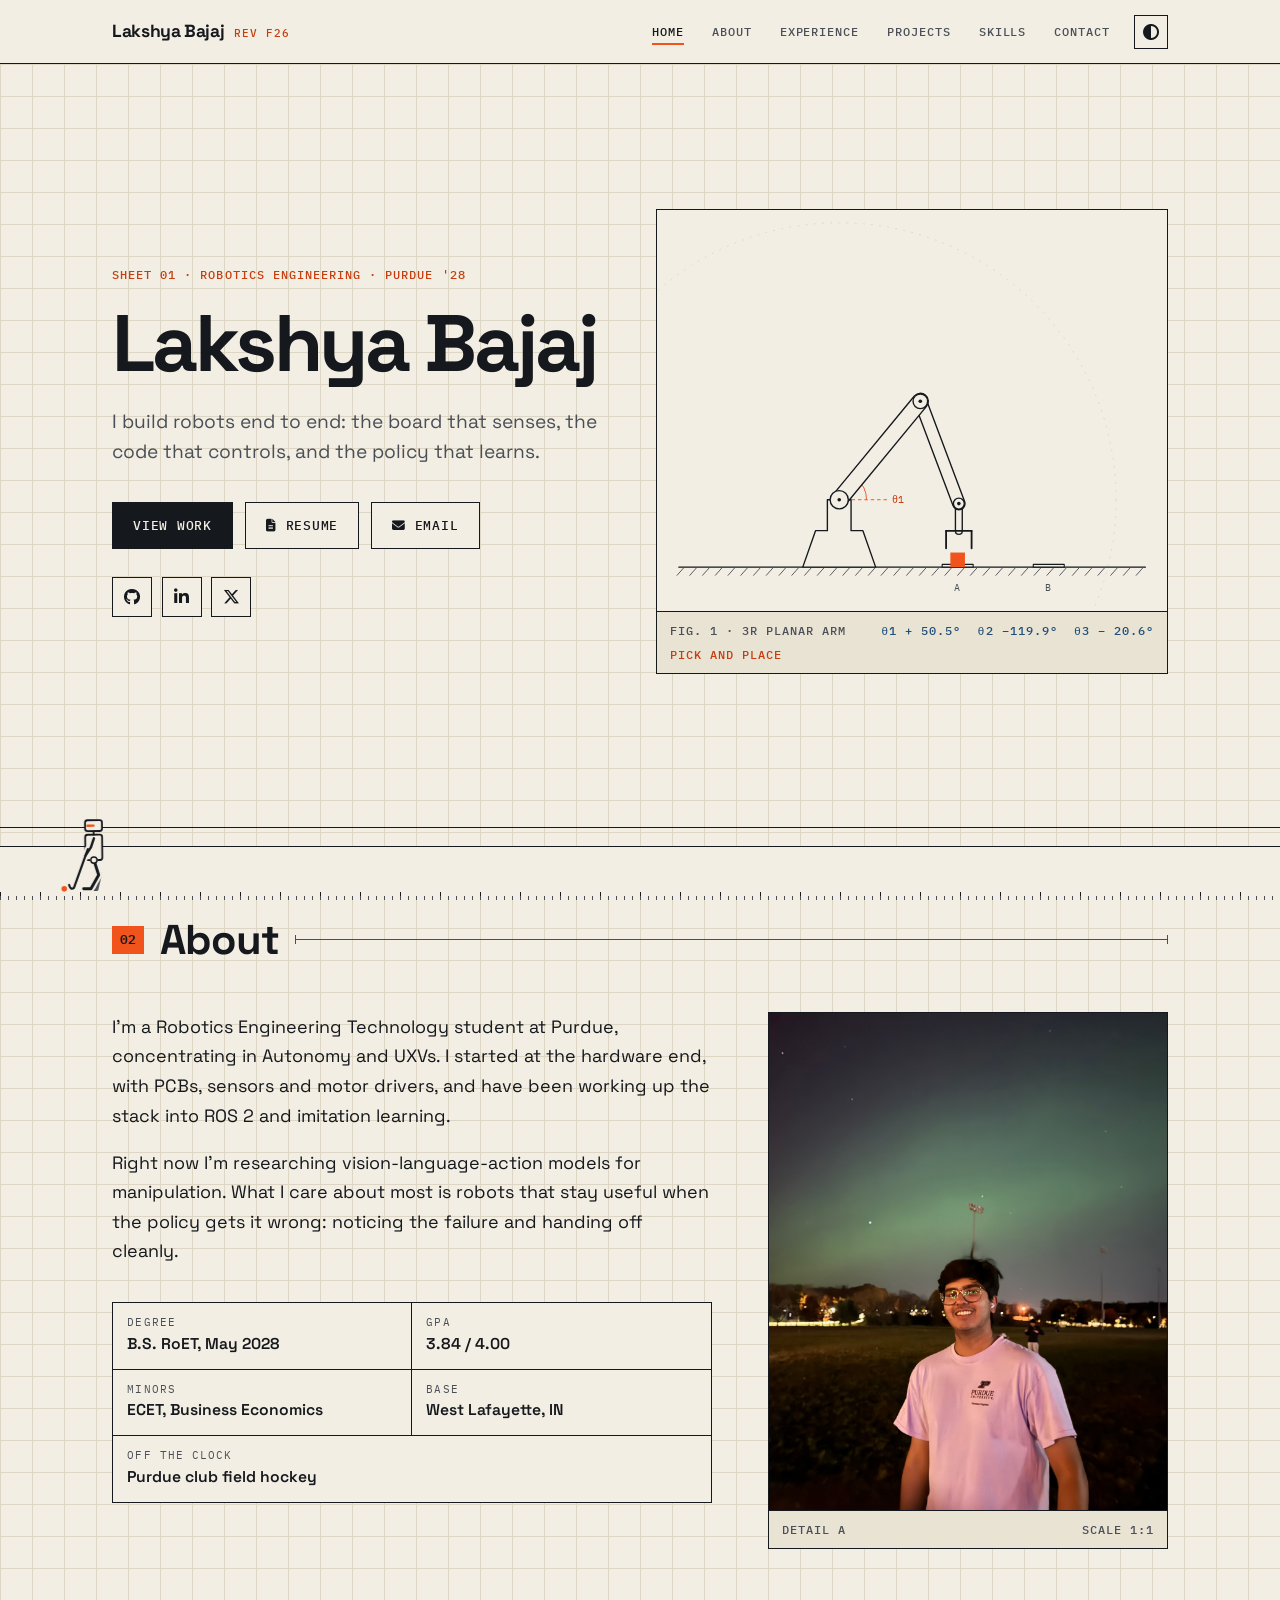
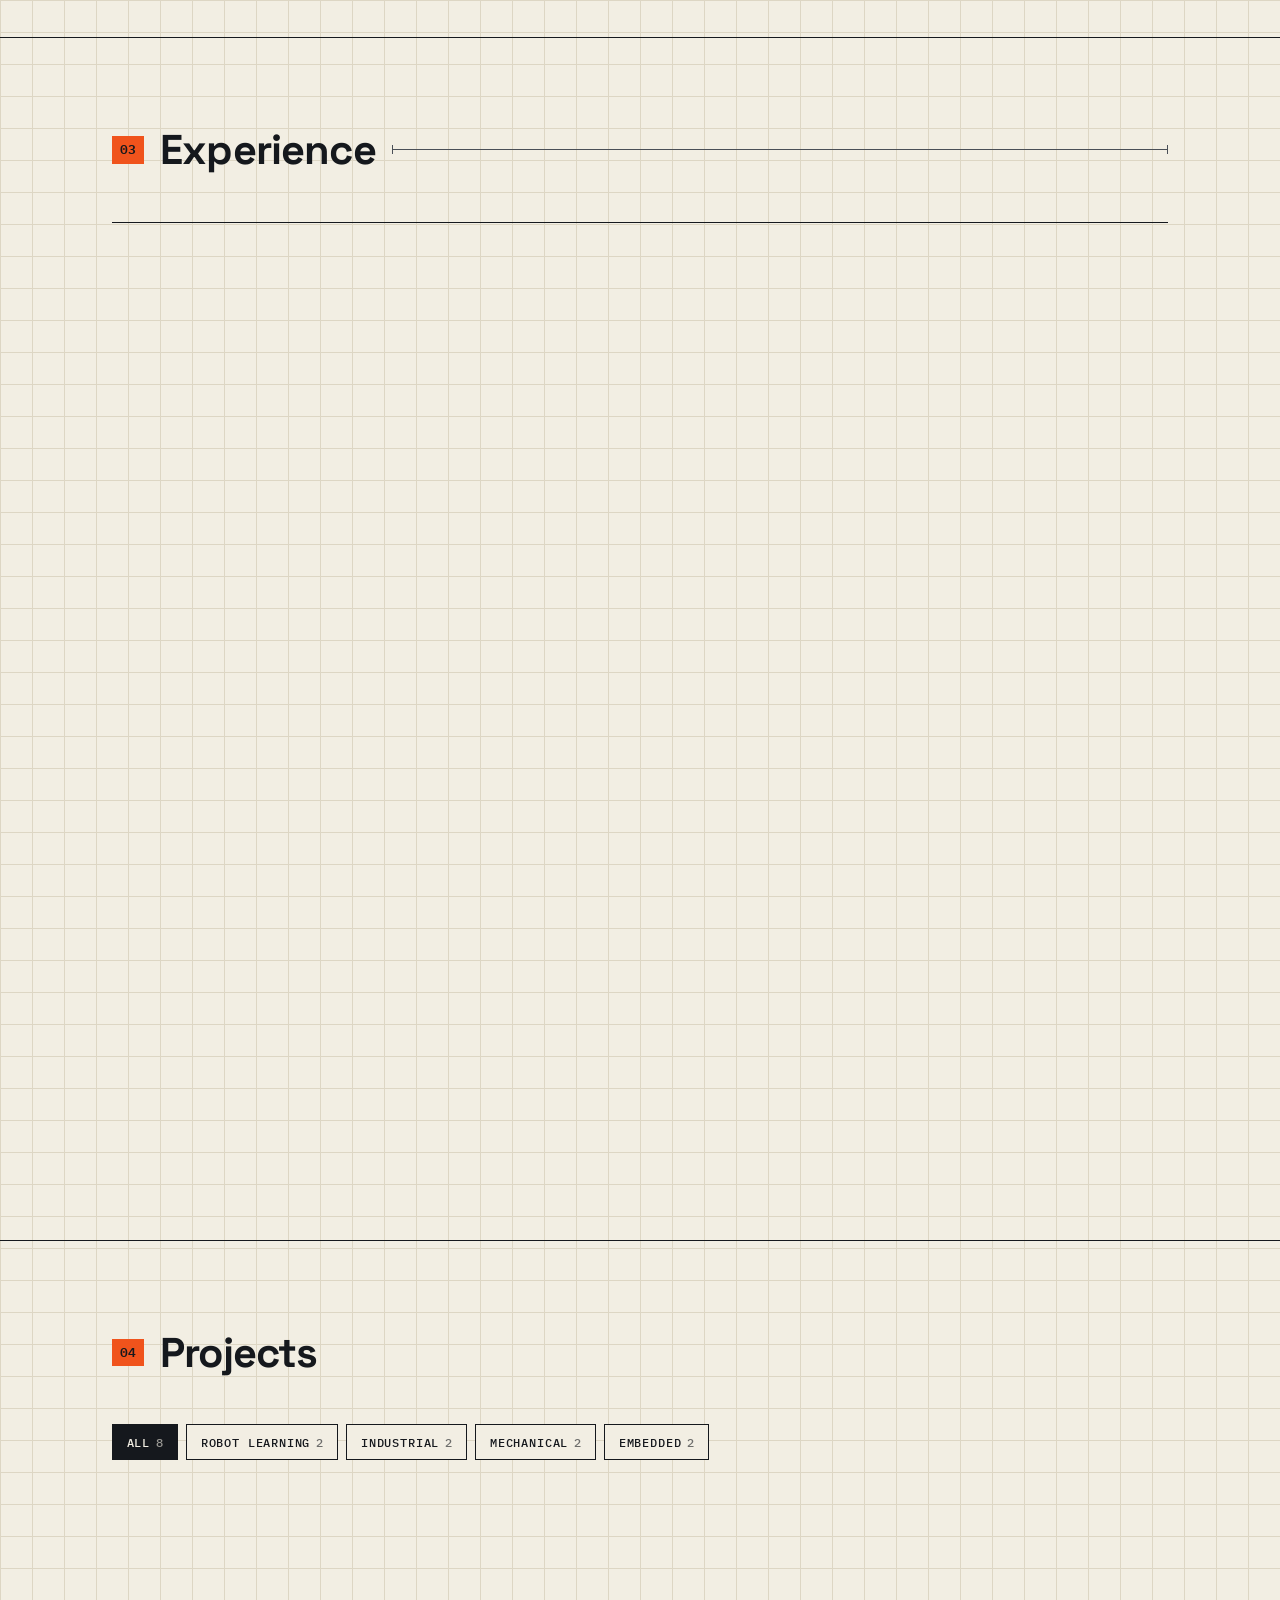
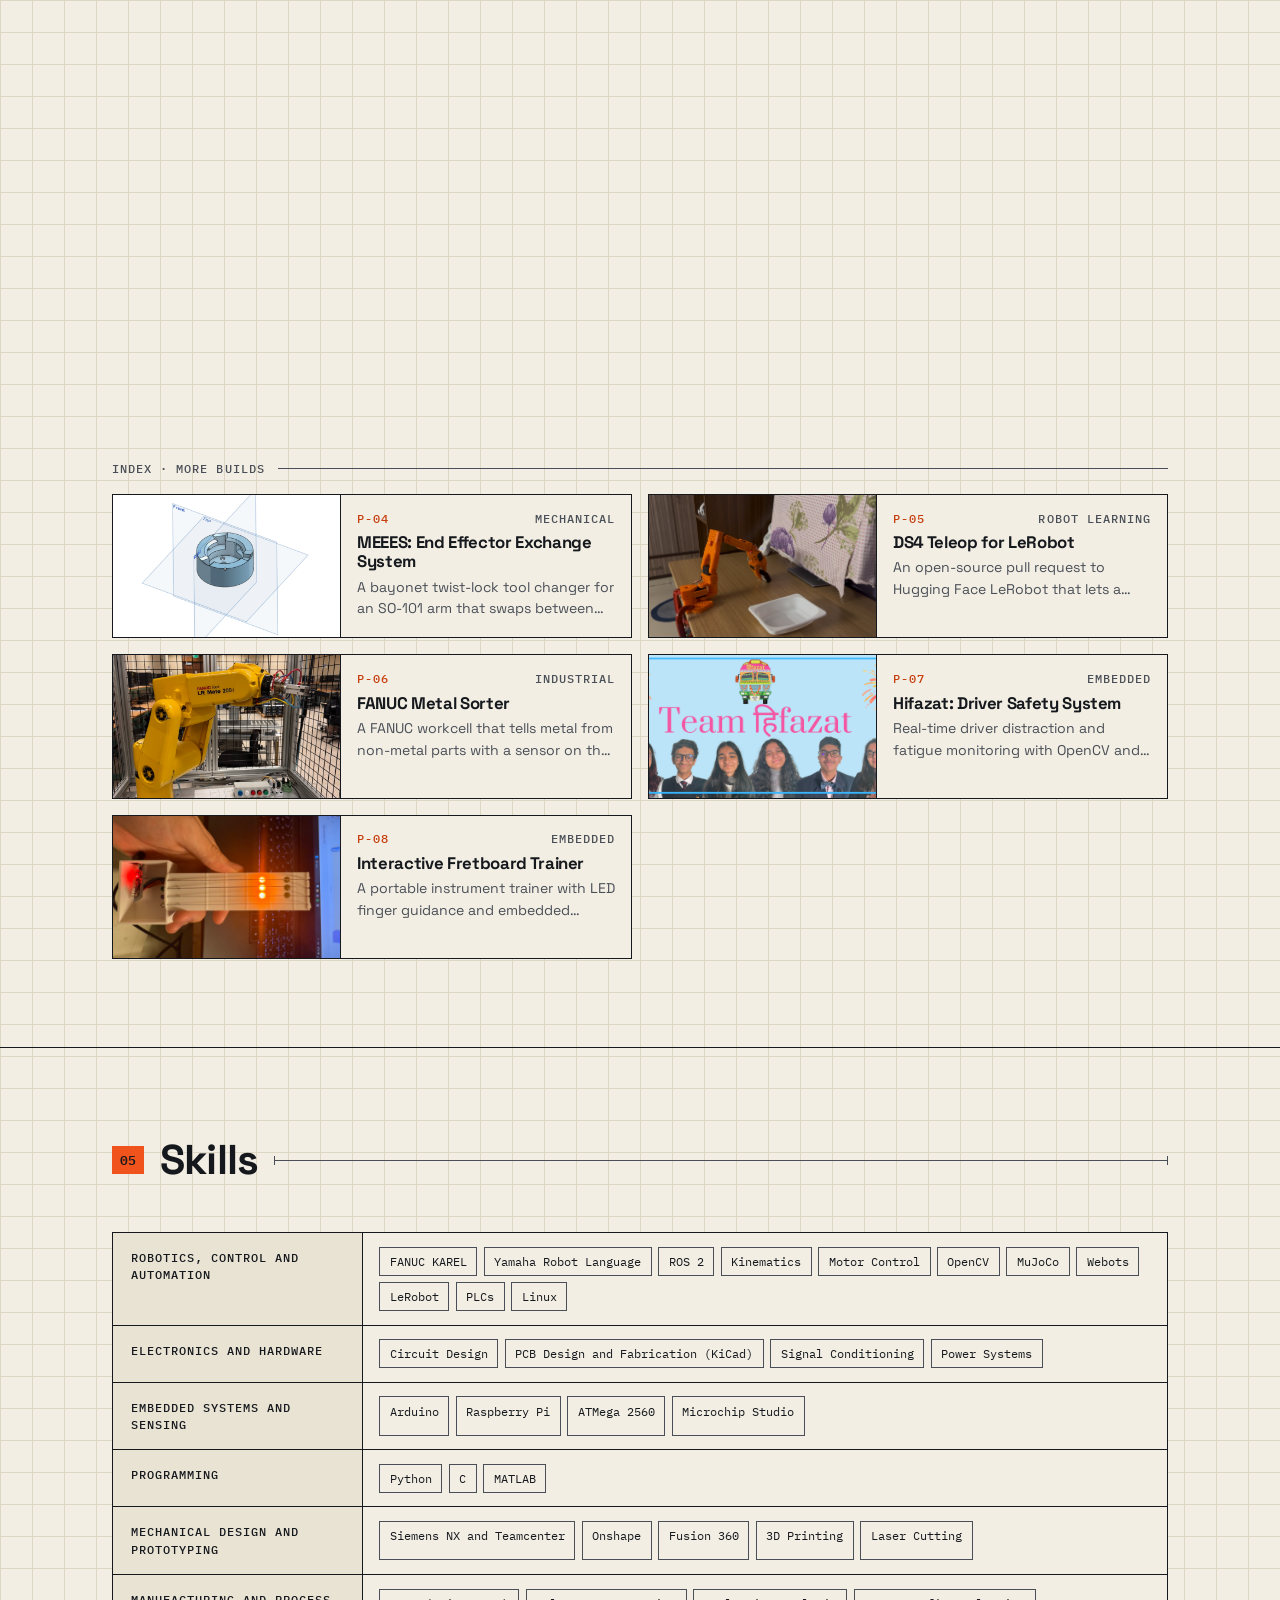
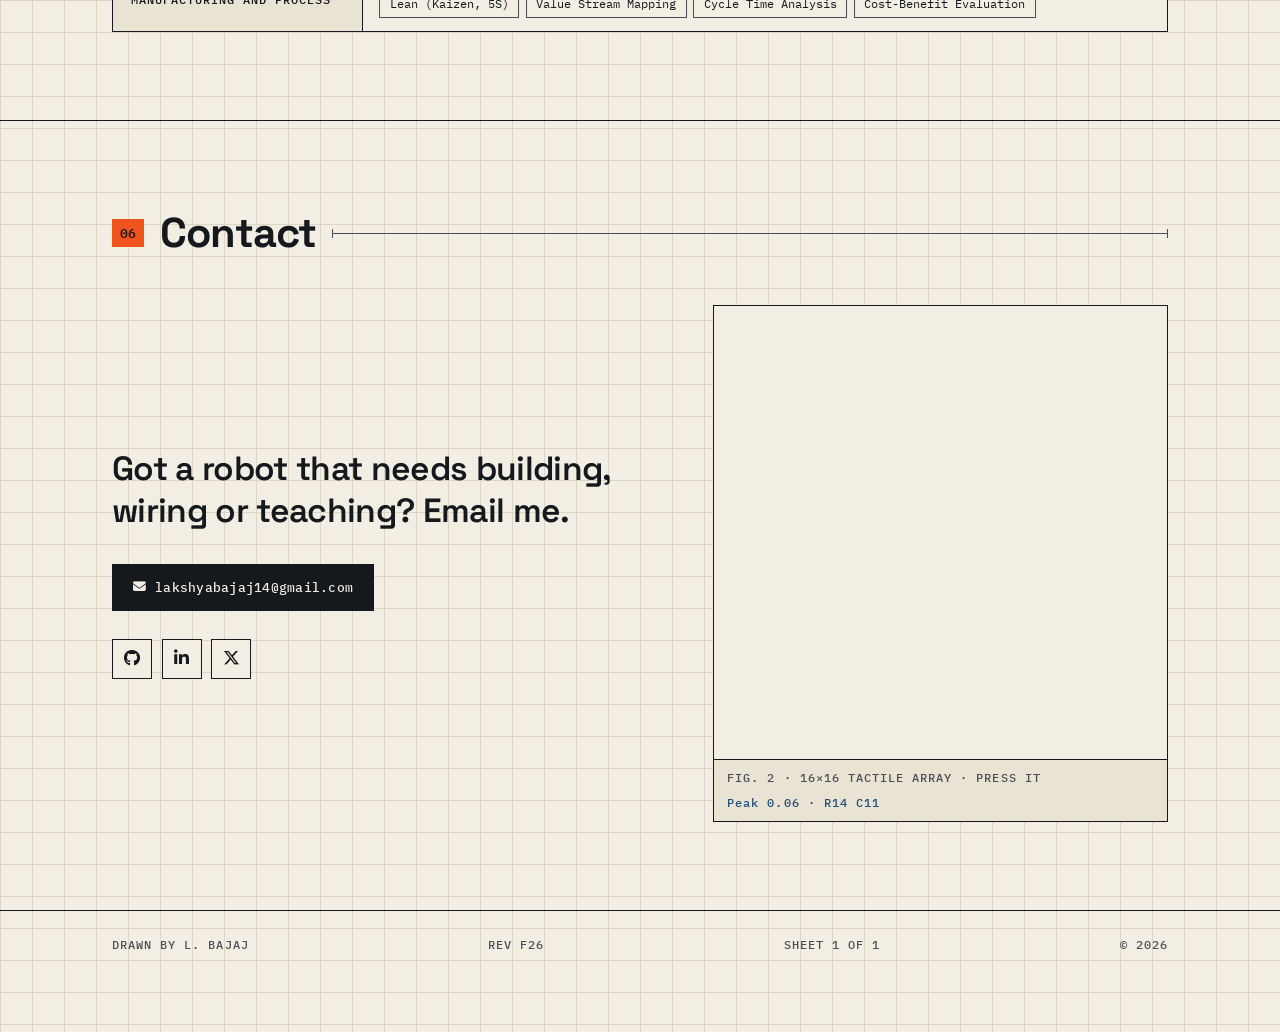
<file: index.html>
<!DOCTYPE html>
<html lang="en" data-theme="light">

<head>
    <meta charset="UTF-8">
    <meta name="viewport" content="width=device-width, initial-scale=1.0">
    <!-- Emoji icon where the browser can draw it; image fallback (Noto Emoji, Apache 2.0) for Safari -->
    <link rel="icon" href="/favicon.ico" sizes="48x48">
    <link rel="icon" href="/favicon.svg" type="image/svg+xml">
    <link rel="apple-touch-icon" href="/apple-touch-icon.png">
    <title>Lakshya Bajaj | Robotics Engineer</title>
    <meta name="description" content="Lakshya Bajaj builds robots end to end: the board that senses, the code that controls, and the policy that learns. Robotics Engineering Technology at Purdue.">
    <meta name="theme-color" content="#F2EEE3">

    <!-- Open Graph / LinkedIn / Facebook -->
    <meta property="og:type" content="website">
    <meta property="og:url" content="https://lakshyabajaj14.github.io/">
    <meta property="og:title" content="Lakshya Bajaj | Robotics Engineer">
    <meta property="og:description" content="I build robots end to end: the board that senses, the code that controls, and the policy that learns.">
    <meta property="og:image" content="https://lakshyabajaj14.github.io/assets/hero_image/preview.jpg">
    <meta property="og:image:type" content="image/jpeg">
    <meta property="og:image:width" content="465">
    <meta property="og:image:height" content="600">

    <!-- Twitter / X -->
    <meta property="twitter:card" content="summary_large_image">
    <meta property="twitter:url" content="https://lakshyabajaj14.github.io/">
    <meta property="twitter:title" content="Lakshya Bajaj | Robotics Engineer">
    <meta property="twitter:description" content="I build robots end to end: the board that senses, the code that controls, and the policy that learns.">
    <meta property="twitter:image" content="https://lakshyabajaj14.github.io/assets/hero_image/preview.jpg">

    <!-- Set theme before first paint -->
    <script>
        (function () {
            var root = document.documentElement;
            root.classList.add('js');
            try {
                var saved = localStorage.getItem('theme');
                if (saved === 'dark' || saved === 'light') root.setAttribute('data-theme', saved);
            } catch (e) { /* storage unavailable: keep default */ }
        })();
    </script>

    <link rel="preconnect" href="https://fonts.googleapis.com">
    <link rel="preconnect" href="https://fonts.gstatic.com" crossorigin>
    <link href="https://fonts.googleapis.com/css2?family=IBM+Plex+Mono:wght@400;500;600&family=Space+Grotesk:wght@400;500;600;700&display=swap" rel="stylesheet">
    <link rel="stylesheet" href="https://cdnjs.cloudflare.com/ajax/libs/font-awesome/6.5.1/css/all.min.css">
    <link rel="stylesheet" href="style.css">
</head>

<body>
    <header class="header">
        <div class="container">
            <a href="#home" class="logo">Lakshya Bajaj <span class="logo-rev">REV F26</span></a>
            <nav class="nav" aria-label="Main">
                <ul class="nav-list">
                    <li><a href="#home" class="nav-link active">Home</a></li>
                    <li><a href="#about" class="nav-link">About</a></li>
                    <li><a href="#experience" class="nav-link">Experience</a></li>
                    <li><a href="#projects" class="nav-link">Projects</a></li>
                    <li><a href="#skills" class="nav-link">Skills</a></li>
                    <li><a href="#contact" class="nav-link">Contact</a></li>
                </ul>
                <button class="theme-toggle" id="theme-toggle" type="button" aria-label="Switch between paper and blueprint theme" title="Paper / blueprint">
                    <i class="fas fa-circle-half-stroke" aria-hidden="true"></i>
                </button>
                <button class="hamburger" type="button" aria-label="Open menu" aria-expanded="false">
                    <span class="bar"></span>
                    <span class="bar"></span>
                    <span class="bar"></span>
                </button>
            </nav>
        </div>
    </header>

    <main>
        <!-- 01 HERO -->
        <section id="home" class="hero">
            <div class="container hero-grid">
                <div class="hero-content">
                    <p class="label hero-label">Sheet 01 · Robotics Engineering · Purdue '28</p>
                    <h1 class="hero-name">Lakshya Bajaj</h1>
                    <p class="hero-line">
                        I build robots end to end: the board that senses, the code that controls, and the policy that learns.
                    </p>
                    <div class="hero-buttons">
                        <a href="#projects" class="btn btn-primary">View work</a>
                        <a href="./LakshyaBajaj_Resume.pdf" class="btn" id="hero-resume-btn" target="_blank" rel="noopener">
                            <i class="fas fa-file-lines" aria-hidden="true"></i> Resume
                        </a>
                        <a href="mailto:lakshyabajaj14@gmail.com" class="btn">
                            <i class="fas fa-envelope" aria-hidden="true"></i> Email
                        </a>
                    </div>
                    <div class="socials">
                        <a href="https://github.com/lakshyabajaj14" target="_blank" rel="noopener" aria-label="GitHub"><i class="fab fa-github" aria-hidden="true"></i></a>
                        <a href="https://www.linkedin.com/in/lakshyabajaj/" target="_blank" rel="noopener" aria-label="LinkedIn"><i class="fab fa-linkedin-in" aria-hidden="true"></i></a>
                        <a href="https://x.com/TheLakshyaBajaj" target="_blank" rel="noopener" aria-label="X"><i class="fab fa-x-twitter" aria-hidden="true"></i></a>
                    </div>
                </div>

                <figure class="figure-frame hero-arm">
                    <svg id="arm-svg" viewBox="0 0 560 440" role="img" aria-label="Line drawing of a three-joint robot arm that follows your cursor and moves a block between two pads"></svg>
                    <figcaption class="frame-strip">
                        <span class="label">Fig. 1 · 3R planar arm</span>
                        <span class="label readout" id="arm-readout" aria-hidden="true">θ1 --.-°  θ2 --.-°  θ3 --.-°</span>
                        <span class="label frame-mode" id="arm-mode" aria-hidden="true">Pick and place</span>
                    </figcaption>
                </figure>
            </div>
        </section>

        <!-- 02 ABOUT -->
        <section id="about" class="section">
            <div class="container">
                <header class="section-head">
                    <span class="section-no">02</span>
                    <h2 class="section-title">About</h2>
                    <span class="dim" aria-hidden="true"></span>
                </header>
                <div class="about-grid">
                    <div class="about-text reveal">
                        <p>
                            I'm a Robotics Engineering Technology student at Purdue, concentrating in Autonomy and UXVs. I started at the hardware end, with PCBs, sensors and motor drivers, and have been working up the stack into ROS 2 and imitation learning.
                        </p>
                        <p>
                            Right now I'm researching vision-language-action models for manipulation. What I care about most is robots that stay useful when the policy gets it wrong: noticing the failure and handing off cleanly.
                        </p>
                        <dl class="title-block">
                            <div><dt>Degree</dt><dd>B.S. RoET, May 2028</dd></div>
                            <div><dt>GPA</dt><dd>3.84 / 4.00</dd></div>
                            <div><dt>Minors</dt><dd>ECET, Business Economics</dd></div>
                            <div><dt>Base</dt><dd>West Lafayette, IN</dd></div>
                            <div class="wide"><dt>Off the clock</dt><dd>Purdue club field hockey</dd></div>
                        </dl>
                    </div>
                    <figure class="figure-frame about-photo reveal">
                        <img src="./assets/hero_image/IMG_2640.jpeg" alt="Lakshya Bajaj" loading="lazy">
                        <figcaption class="frame-strip">
                            <span class="label">Detail A</span>
                            <span class="label">Scale 1:1</span>
                        </figcaption>
                    </figure>
                </div>
            </div>
        </section>

        <!-- 03 EXPERIENCE -->
        <section id="experience" class="section">
            <div class="container">
                <header class="section-head">
                    <span class="section-no">03</span>
                    <h2 class="section-title">Experience</h2>
                    <span class="dim" aria-hidden="true"></span>
                </header>
                <ol class="exp-list">
                    <li class="exp-row reveal">
                        <div class="exp-meta">
                            <span class="label">Sep 2026 – Present</span>
                            <span class="label exp-live">Current</span>
                        </div>
                        <div class="exp-body">
                            <h3>Undergraduate Research Assistant</h3>
                            <p class="exp-org">Prof. Xingyu Li · Purdue University</p>
                            <ul>
                                <li>Built a MuJoCo manipulation environment (UR5e + Robotiq 2F-85) where a Gemini planner grounds natural-language instructions to objects and drop zones, executed with RGB-D perception and inverse kinematics.</li>
                                <li>Automated headless data collection with the LLM planner as the expert, generating 200+ episodes (60K frames, 2 cameras, 14 language tasks) in LeRobot format with held-out objects to test generalization.</li>
                                <li>Fine-tuned the pi0.5 vision-language-action model (OpenPi, LoRA) on this dataset and deployed it closed-loop in simulation through a remote GPU policy server; evaluation on held-out objects is in progress.</li>
                                <li>Developing an LLM-coordinated factory simulation (3 UR5e cells, AGV fleet) where robots request parts and a Gemini manager schedules transport, benchmarked against heuristic and planner baselines.</li>
                            </ul>
                        </div>
                    </li>
                    <li class="exp-row reveal">
                        <div class="exp-meta">
                            <span class="label">Jan 2026 – May 2026</span>
                        </div>
                        <div class="exp-body">
                            <h3>Undergraduate Researcher</h3>
                            <p class="exp-org">Mechanisms and Robotic Systems (MARS) Lab · Purdue University</p>
                            <ul>
                                <li>Designed the schematics and a custom KiCad PCB for a 16×16 piezoresistive tactile array with multiplexed, high-speed serial readout.</li>
                                <li>Built a multi-threaded real-time visualizer (PyQtGraph + OpenGL) that renders tactile force data as a 60 FPS surface.</li>
                            </ul>
                            <button type="button" class="link-btn" data-project-id="mars-tacskin">Open detail <i class="fas fa-arrow-right" aria-hidden="true"></i></button>
                        </div>
                    </li>
                    <li class="exp-row reveal">
                        <div class="exp-meta">
                            <span class="label">Jun 2025 – Aug 2025</span>
                        </div>
                        <div class="exp-body">
                            <h3>Production Engineering Intern</h3>
                            <p class="exp-org">NuTaste Food and Drink Labs · Gurugram, India</p>
                            <ul>
                                <li>Raised operational efficiency by 10% through a cycle time analysis and a cost-benefit analysis of packaging design.</li>
                                <li>Found and reduced production inefficiencies using Kaizen, 5S and full Value Stream Mapping.</li>
                            </ul>
                        </div>
                    </li>
                </ol>
            </div>
        </section>

        <!-- 04 PROJECTS -->
        <section id="projects" class="section">
            <div class="container">
                <header class="section-head">
                    <span class="section-no">04</span>
                    <h2 class="section-title">Projects</h2>
                    <span class="dim" aria-hidden="true"></span>
                </header>
                <div class="filters" id="project-filters" role="group" aria-label="Filter projects by discipline"></div>
                <div class="projects-featured" id="projects-featured"></div>
                <p class="label index-label" id="projects-index-label">Index · more builds</p>
                <div class="projects-index" id="projects-index"></div>
                <noscript><p>Project details need JavaScript. My work is also on <a href="https://github.com/lakshyabajaj14">GitHub</a>.</p></noscript>
            </div>
        </section>

        <!-- 05 SKILLS -->
        <section id="skills" class="section">
            <div class="container">
                <header class="section-head">
                    <span class="section-no">05</span>
                    <h2 class="section-title">Skills</h2>
                    <span class="dim" aria-hidden="true"></span>
                </header>
                <div class="spec-table reveal">
                    <div class="spec-row">
                        <h3 class="label">Robotics, control and automation</h3>
                        <ul class="chips">
                            <li>FANUC KAREL</li><li>Yamaha Robot Language</li><li>ROS 2</li><li>Kinematics</li><li>Motor Control</li><li>OpenCV</li><li>MuJoCo</li><li>Webots</li><li>LeRobot</li><li>PLCs</li><li>Linux</li>
                        </ul>
                    </div>
                    <div class="spec-row">
                        <h3 class="label">Electronics and hardware</h3>
                        <ul class="chips">
                            <li>Circuit Design</li><li>PCB Design and Fabrication (KiCad)</li><li>Signal Conditioning</li><li>Power Systems</li>
                        </ul>
                    </div>
                    <div class="spec-row">
                        <h3 class="label">Embedded systems and sensing</h3>
                        <ul class="chips">
                            <li>Arduino</li><li>Raspberry Pi</li><li>ATMega 2560</li><li>Microchip Studio</li>
                        </ul>
                    </div>
                    <div class="spec-row">
                        <h3 class="label">Programming</h3>
                        <ul class="chips">
                            <li>Python</li><li>C</li><li>MATLAB</li>
                        </ul>
                    </div>
                    <div class="spec-row">
                        <h3 class="label">Mechanical design and prototyping</h3>
                        <ul class="chips">
                            <li>Siemens NX and Teamcenter</li><li>Onshape</li><li>Fusion 360</li><li>3D Printing</li><li>Laser Cutting</li>
                        </ul>
                    </div>
                    <div class="spec-row">
                        <h3 class="label">Manufacturing and process</h3>
                        <ul class="chips">
                            <li>Lean (Kaizen, 5S)</li><li>Value Stream Mapping</li><li>Cycle Time Analysis</li><li>Cost-Benefit Evaluation</li>
                        </ul>
                    </div>
                </div>
            </div>
        </section>

        <!-- 06 CONTACT -->
        <section id="contact" class="section contact">
            <div class="container">
                <header class="section-head">
                    <span class="section-no">06</span>
                    <h2 class="section-title">Contact</h2>
                    <span class="dim" aria-hidden="true"></span>
                </header>
                <div class="contact-grid">
                    <div class="contact-text reveal">
                        <p class="contact-line">Got a robot that needs building, wiring or teaching? Email me.</p>
                        <a href="mailto:lakshyabajaj14@gmail.com" class="btn btn-primary"><i class="fas fa-envelope" aria-hidden="true"></i> lakshyabajaj14@gmail.com</a>
                        <div class="socials">
                            <a href="https://github.com/lakshyabajaj14" target="_blank" rel="noopener" aria-label="GitHub"><i class="fab fa-github" aria-hidden="true"></i></a>
                            <a href="https://www.linkedin.com/in/lakshyabajaj/" target="_blank" rel="noopener" aria-label="LinkedIn"><i class="fab fa-linkedin-in" aria-hidden="true"></i></a>
                            <a href="https://x.com/TheLakshyaBajaj" target="_blank" rel="noopener" aria-label="X"><i class="fab fa-x-twitter" aria-hidden="true"></i></a>
                        </div>
                    </div>
                    <figure class="figure-frame tactile reveal">
                        <canvas id="tactile-canvas" aria-label="A 16 by 16 grid of dots that responds to touch like a tactile sensor" role="img"></canvas>
                        <figcaption class="frame-strip">
                            <span class="label">Fig. 2 · 16×16 tactile array · press it</span>
                            <span class="label readout" id="tactile-readout" aria-hidden="true">Peak 0.00 · no contact</span>
                        </figcaption>
                    </figure>
                </div>
            </div>
        </section>
    </main>

    <footer class="footer">
        <div class="container footer-block">
            <span class="label">Drawn by L. Bajaj</span>
            <span class="label">Rev F26</span>
            <span class="label">Sheet 1 of 1</span>
            <span class="label dark-only">Blue is the colour</span>
            <span class="label">&copy; <span id="year"></span></span>
        </div>
    </footer>

    <!-- Scroll walker -->
    <div class="walker-track" aria-hidden="true">
        <div class="tide"><span class="tide-wave"></span><span class="tide-wave back"></span><span class="label tide-label">Tide's in.</span></div>
        <div class="walker" id="walker"><svg id="walker-svg" viewBox="0 0 48 60"></svg></div>
    </div>

    <!-- Project Detail Modal -->
    <div id="project-modal" class="modal-overlay" role="dialog" aria-modal="true" aria-labelledby="project-modal-title">
        <div class="modal-container">
            <div class="modal-strip">
                <span class="label" id="project-modal-label">Detail view</span>
                <button id="project-modal-close" class="icon-btn" type="button" aria-label="Close details"><i class="fas fa-xmark" aria-hidden="true"></i></button>
            </div>
            <div id="project-modal-media" class="project-modal-media"></div>
            <div id="project-modal-gallery" class="project-modal-gallery"></div>
            <div class="project-modal-body">
                <h2 id="project-modal-title" class="project-modal-title"></h2>
                <div id="project-modal-tags" class="tags"></div>
                <div id="project-modal-desc" class="project-modal-description"></div>
                <div id="project-modal-actions-title" class="label project-modal-section-title">Resources</div>
                <div id="project-modal-actions" class="project-modal-actions"></div>
            </div>
        </div>
    </div>

    <!-- Media Lightbox (images, videos, PDFs, CAD) -->
    <div id="media-lightbox" class="modal-overlay" role="dialog" aria-modal="true" aria-labelledby="lightbox-title">
        <div class="modal-container lightbox-container">
            <div class="modal-strip">
                <span id="lightbox-title" class="label lightbox-title">Media preview</span>
                <span class="strip-actions">
                    <a id="lightbox-external-link" href="#" target="_blank" rel="noopener" class="icon-btn" aria-label="Open in new tab" title="Open in new tab"><i class="fas fa-arrow-up-right-from-square" aria-hidden="true"></i></a>
                    <button id="lightbox-close" class="icon-btn" type="button" aria-label="Close viewer"><i class="fas fa-xmark" aria-hidden="true"></i></button>
                </span>
            </div>
            <div id="lightbox-content" class="lightbox-content-area"></div>
        </div>
    </div>

    <script src="script.js"></script>
    <script src="robots.js"></script>
</body>

</html>
</file>
<file: style.css>
/* ==========================================================================
   Drafting Sheet theme
   Light = paper, dark = blueprint. Lines, not shadows. One accent.
   ========================================================================== */

:root {
    --bg: #F2EEE3;
    --bg-2: #E9E3D4;
    --ink: #15181D;
    --ink-soft: #4A4F57;
    --grid: #DDD6C4;
    --accent: #F0531C;
    --accent-text: #C63D0E;
    --note: #1F4E79;
    --on-accent: #15181D;
    --overlay: rgba(21, 24, 29, 0.55);
    --media-bg: #FBF9F3;

    --font-main: 'Space Grotesk', system-ui, -apple-system, sans-serif;
    --font-mono: 'IBM Plex Mono', ui-monospace, SFMono-Regular, Menlo, Consolas, monospace;
    --line: 1px solid var(--ink);
    --ease: cubic-bezier(0.2, 0.7, 0.2, 1);
    --header-h: 64px;
}

:root[data-theme="dark"] {
    --bg: #0F2A47;
    --bg-2: #143557;
    --ink: #E8EEF5;
    --ink-soft: #A9BCD0;
    --grid: rgba(255, 255, 255, 0.08);
    --accent: #FF7A45;
    --accent-text: #FF9466;
    --note: #7FC4FF;
    --on-accent: #0F2A47;
    --overlay: rgba(5, 16, 30, 0.7);
    --media-bg: #0B2038;
}

/* Reset & base */
* {
    margin: 0;
    padding: 0;
    box-sizing: border-box;
}

html {
    scroll-behavior: smooth;
    scroll-padding-top: calc(var(--header-h) + 16px);
}

body {
    font-family: var(--font-main);
    background-color: var(--bg);
    background-image:
        linear-gradient(var(--grid) 1px, transparent 1px),
        linear-gradient(90deg, var(--grid) 1px, transparent 1px);
    background-size: 32px 32px;
    color: var(--ink);
    line-height: 1.65;
    overflow-x: hidden;
    -webkit-font-smoothing: antialiased;
    transition: background-color 0.3s ease, color 0.3s ease;
}

body.modal-open {
    overflow: hidden;
}

a {
    color: inherit;
    text-decoration: none;
}

ul,
ol {
    list-style: none;
}

img {
    max-width: 100%;
    display: block;
}

button {
    cursor: pointer;
    border: none;
    font: inherit;
    color: inherit;
    background: none;
}

:focus-visible {
    outline: 2px solid var(--accent);
    outline-offset: 3px;
}

h1,
h2,
h3 {
    font-weight: 700;
    letter-spacing: -0.02em;
    line-height: 1.15;
}

.container {
    max-width: 1120px;
    margin: 0 auto;
    padding: 0 2rem;
}

/* Mono label: the drafting-sheet voice */
.label {
    font-family: var(--font-mono);
    font-size: 0.72rem;
    font-weight: 500;
    letter-spacing: 0.09em;
    text-transform: uppercase;
    color: var(--ink-soft);
}

/* Buttons */
.btn {
    display: inline-flex;
    align-items: center;
    justify-content: center;
    gap: 0.55rem;
    padding: 0.75rem 1.25rem;
    border: var(--line);
    background: var(--bg);
    font-family: var(--font-mono);
    font-size: 0.8rem;
    font-weight: 500;
    letter-spacing: 0.06em;
    text-transform: uppercase;
    transition: background-color 0.2s ease, color 0.2s ease, transform 0.2s var(--ease);
}

.btn:hover {
    background: var(--ink);
    color: var(--bg);
    transform: translate(-2px, -2px);
}

.btn-primary {
    background: var(--ink);
    color: var(--bg);
}

.btn-primary:hover {
    background: var(--accent);
    border-color: var(--accent);
    color: var(--on-accent);
}

.link-btn {
    display: inline-flex;
    align-items: center;
    gap: 0.5rem;
    margin-top: 0.9rem;
    font-family: var(--font-mono);
    font-size: 0.76rem;
    font-weight: 500;
    letter-spacing: 0.08em;
    text-transform: uppercase;
    color: var(--accent-text);
    border-bottom: 1px solid currentColor;
    padding-bottom: 2px;
}

.link-btn i {
    transition: transform 0.2s var(--ease);
}

.link-btn:hover i {
    transform: translateX(4px);
}

.icon-btn {
    display: inline-flex;
    align-items: center;
    justify-content: center;
    width: 34px;
    height: 34px;
    border: var(--line);
    background: var(--bg);
    color: var(--ink);
    font-size: 0.95rem;
    transition: background-color 0.2s ease, color 0.2s ease;
}

.icon-btn:hover {
    background: var(--accent);
    color: var(--on-accent);
}

/* Header & nav */
.header {
    position: fixed;
    top: 0;
    width: 100%;
    height: var(--header-h);
    z-index: 100;
    background: var(--bg);
    border-bottom: var(--line);
    transition: background-color 0.3s ease;
}

.header .container {
    height: 100%;
    display: flex;
    justify-content: space-between;
    align-items: center;
}

.logo {
    font-size: 1.1rem;
    font-weight: 700;
    letter-spacing: -0.02em;
    display: inline-flex;
    align-items: baseline;
    gap: 0.6rem;
}

.logo-rev {
    font-family: var(--font-mono);
    font-size: 0.66rem;
    font-weight: 500;
    letter-spacing: 0.1em;
    color: var(--accent-text);
}

.nav {
    display: flex;
    align-items: center;
    gap: 1.5rem;
}

.nav-list {
    display: flex;
    gap: 1.75rem;
}

.nav-link {
    font-family: var(--font-mono);
    font-size: 0.74rem;
    font-weight: 500;
    letter-spacing: 0.08em;
    text-transform: uppercase;
    color: var(--ink-soft);
    position: relative;
    padding: 6px 0;
    transition: color 0.2s ease;
}

.nav-link::after {
    content: '';
    position: absolute;
    left: 0;
    bottom: 0;
    width: 100%;
    height: 2px;
    background: var(--accent);
    transform: scaleX(0);
    transform-origin: left;
    transition: transform 0.25s var(--ease);
}

.nav-link:hover,
.nav-link.active {
    color: var(--ink);
}

.nav-link:hover::after,
.nav-link.active::after {
    transform: scaleX(1);
}

.theme-toggle {
    display: inline-flex;
    align-items: center;
    justify-content: center;
    width: 34px;
    height: 34px;
    border: var(--line);
    background: var(--bg);
    transition: background-color 0.2s ease, color 0.2s ease, transform 0.4s var(--ease);
}

.theme-toggle:hover {
    background: var(--ink);
    color: var(--bg);
}

[data-theme="dark"] .theme-toggle {
    transform: rotate(180deg);
}

.hamburger {
    display: none;
    width: 34px;
    height: 34px;
    border: var(--line);
    background: var(--bg);
    padding: 8px 7px;
}

.bar {
    display: block;
    width: 100%;
    height: 2px;
    background: var(--ink);
    margin: 3px 0;
    transition: transform 0.25s var(--ease), opacity 0.2s ease;
}

.hamburger.active .bar:nth-child(1) {
    transform: translateY(5px) rotate(45deg);
}

.hamburger.active .bar:nth-child(2) {
    opacity: 0;
}

.hamburger.active .bar:nth-child(3) {
    transform: translateY(-5px) rotate(-45deg);
}

/* Figure frame: bordered drawing panel with a title strip */
.figure-frame {
    border: var(--line);
    background: var(--bg);
    position: relative;
}

.frame-strip {
    display: flex;
    align-items: center;
    justify-content: space-between;
    flex-wrap: wrap;
    gap: 0.35rem 1rem;
    padding: 0.55rem 0.8rem;
    border-top: var(--line);
    background: var(--bg-2);
}

.readout {
    color: var(--note);
    white-space: pre;
    text-transform: none;
    font-variant-numeric: tabular-nums;
}

.frame-mode {
    color: var(--accent-text);
}

/* Hero */
.hero {
    padding: calc(var(--header-h) + 4.5rem) 0 5rem;
    min-height: 92vh;
    display: flex;
    align-items: center;
    border-bottom: var(--line);
}

.hero-grid {
    display: grid;
    grid-template-columns: minmax(0, 1fr) minmax(0, 1.05fr);
    align-items: center;
    gap: 3.5rem;
    width: 100%;
}

.hero-label {
    color: var(--accent-text);
    margin-bottom: 1.25rem;
}

.hero-name {
    font-size: clamp(2.9rem, 6.4vw, 5rem);
    letter-spacing: -0.04em;
    line-height: 0.98;
    margin-bottom: 1.5rem;
}

.hero-line {
    font-size: 1.2rem;
    color: var(--ink-soft);
    max-width: 30em;
    line-height: 1.55;
}

.hero-buttons {
    margin-top: 2.25rem;
    display: flex;
    flex-wrap: wrap;
    gap: 0.75rem;
}

.socials {
    margin-top: 1.75rem;
    display: flex;
    gap: 0.6rem;
}

.socials a {
    display: inline-flex;
    align-items: center;
    justify-content: center;
    width: 40px;
    height: 40px;
    border: var(--line);
    background: var(--bg);
    font-size: 1.05rem;
    transition: background-color 0.2s ease, color 0.2s ease, transform 0.2s var(--ease);
}

.socials a:hover {
    background: var(--ink);
    color: var(--bg);
    transform: translate(-2px, -2px);
}

.hero-arm svg {
    display: block;
    width: 100%;
    height: auto;
}

/* Robot line-art classes (shared by arm + walker) */
.r-ink {
    stroke: var(--ink);
    fill: none;
    stroke-linecap: round;
    stroke-linejoin: round;
}

.r-soft {
    stroke: var(--ink-soft);
    fill: none;
    stroke-linecap: round;
    stroke-linejoin: round;
}

.r-body {
    stroke: var(--bg);
    fill: none;
    stroke-linecap: round;
}

.r-panel {
    fill: var(--bg);
    stroke: var(--ink);
    stroke-linejoin: round;
}

.r-panel-soft {
    fill: var(--bg);
    stroke: var(--ink-soft);
    stroke-linejoin: round;
}

.r-dot {
    fill: var(--ink);
    stroke: none;
}

.r-faint {
    stroke: var(--grid);
    fill: none;
}

.r-accent {
    stroke: var(--accent);
    fill: none;
    stroke-linecap: round;
}

.r-accent-fill {
    fill: var(--accent);
    stroke: none;
}

.r-bronze {
    stroke: #B0702A;
    fill: none;
    stroke-linecap: round;
}

[data-theme="dark"] .r-bronze {
    stroke: #E3A75C;
}

.r-text {
    font-family: var(--font-mono);
    font-size: 11px;
    letter-spacing: 0.08em;
    fill: var(--ink-soft);
    stroke: none;
}

.r-text-accent {
    font-family: var(--font-mono);
    font-size: 11px;
    fill: var(--accent-text);
    stroke: none;
}

/* Sections */
.section {
    padding: 5.5rem 0;
    border-bottom: var(--line);
}

.section-head {
    display: flex;
    align-items: center;
    gap: 1rem;
    margin-bottom: 3rem;
}

.section-no {
    font-family: var(--font-mono);
    font-size: 0.8rem;
    font-weight: 600;
    color: var(--on-accent);
    background: var(--accent);
    padding: 0.2rem 0.5rem;
}

.section-title {
    font-size: clamp(1.9rem, 4vw, 2.6rem);
}

/* Dimension line that draws in beside each title */
.dim {
    flex: 1;
    height: 9px;
    position: relative;
    transform-origin: left center;
    background:
        linear-gradient(var(--ink-soft), var(--ink-soft)) left center / 100% 1px no-repeat,
        linear-gradient(var(--ink-soft), var(--ink-soft)) left center / 1px 100% no-repeat,
        linear-gradient(var(--ink-soft), var(--ink-soft)) right center / 1px 100% no-repeat;
}

.js .section-head .dim {
    transform: scaleX(0);
    transition: transform 0.9s var(--ease);
}

.js .section-head.visible .dim {
    transform: scaleX(1);
}

/* Reveal on scroll */
.js .reveal {
    opacity: 0;
    transform: translateY(14px);
    transition: opacity 0.6s ease, transform 0.6s var(--ease);
    transition-delay: calc(var(--i, 0) * 70ms);
}

.js .reveal.visible {
    opacity: 1;
    transform: none;
}

/* About */
.about-grid {
    display: grid;
    grid-template-columns: minmax(0, 1.5fr) minmax(0, 1fr);
    gap: 3.5rem;
    align-items: start;
}

.about-text p {
    font-size: 1.12rem;
    color: var(--ink);
    max-width: 38em;
}

.about-text p + p {
    margin-top: 1.1rem;
}

.title-block {
    margin-top: 2.25rem;
    display: grid;
    grid-template-columns: repeat(2, minmax(0, 1fr));
    border: var(--line);
    background: var(--bg);
}

.title-block > div {
    padding: 0.7rem 0.9rem;
    border-right: var(--line);
    border-bottom: var(--line);
}

.title-block > div:nth-child(2n) {
    border-right: none;
}

.title-block > div.wide {
    grid-column: 1 / -1;
    border-right: none;
}

.title-block > div:last-child {
    border-bottom: none;
}

.title-block dt {
    font-family: var(--font-mono);
    font-size: 0.66rem;
    letter-spacing: 0.1em;
    text-transform: uppercase;
    color: var(--ink-soft);
}

.title-block dd {
    font-weight: 600;
    font-size: 0.98rem;
}

.about-photo img {
    width: 100%;
    aspect-ratio: 4 / 5;
    object-fit: cover;
}

/* Experience */
.exp-list {
    border-top: var(--line);
}

.exp-row {
    display: grid;
    grid-template-columns: 210px minmax(0, 1fr);
    gap: 2rem;
    padding: 1.9rem 0;
    border-bottom: 1px solid var(--ink-soft);
}

.exp-row:last-child {
    border-bottom: none;
    padding-bottom: 0;
}

.exp-meta {
    display: flex;
    flex-direction: column;
    align-items: flex-start;
    gap: 0.5rem;
    padding-top: 0.3rem;
}

.exp-live {
    color: var(--on-accent);
    background: var(--accent);
    padding: 0.1rem 0.45rem;
}

.exp-body h3 {
    font-size: 1.35rem;
}

.exp-org {
    color: var(--note);
    font-weight: 500;
    margin: 0.25rem 0 0.8rem;
}

.exp-body ul li {
    position: relative;
    padding-left: 1.2rem;
    color: var(--ink-soft);
    max-width: 46em;
}

.exp-body ul li + li {
    margin-top: 0.4rem;
}

.exp-body ul li::before {
    content: '';
    position: absolute;
    left: 0;
    top: 0.7em;
    width: 8px;
    height: 1px;
    background: var(--ink);
}

/* Projects */
.filters {
    display: flex;
    flex-wrap: wrap;
    gap: 0.5rem;
    margin-bottom: 2rem;
}

.filter-chip {
    font-family: var(--font-mono);
    font-size: 0.74rem;
    font-weight: 500;
    letter-spacing: 0.07em;
    text-transform: uppercase;
    padding: 0.45rem 0.85rem;
    border: var(--line);
    background: var(--bg);
    transition: background-color 0.2s ease, color 0.2s ease;
}

.filter-chip:hover {
    background: var(--bg-2);
}

.filter-chip[aria-pressed="true"] {
    background: var(--ink);
    color: var(--bg);
}

.filter-chip .count {
    opacity: 0.6;
    margin-left: 0.35rem;
}

.projects-featured {
    display: grid;
    grid-template-columns: repeat(3, minmax(0, 1fr));
    gap: 1.25rem;
}

.projects-featured.is-filtered {
    grid-template-columns: repeat(auto-fill, minmax(300px, 1fr));
}

.index-label {
    margin: 2.75rem 0 1rem;
    display: flex;
    align-items: center;
    gap: 0.8rem;
}

.index-label::after {
    content: '';
    flex: 1;
    height: 1px;
    background: var(--ink-soft);
}

.projects-index {
    display: grid;
    grid-template-columns: repeat(2, minmax(0, 1fr));
    gap: 1rem;
}

.project-card {
    border: var(--line);
    background: var(--bg);
    display: flex;
    flex-direction: column;
    cursor: pointer;
    position: relative;
    transition: transform 0.25s var(--ease), box-shadow 0.25s var(--ease);
}

/* Hard offset "shadow" drawn as a line, not a blur */
.project-card:hover,
.project-card:focus-visible {
    transform: translate(-4px, -4px);
    box-shadow: 4px 4px 0 var(--accent);
}

.project-img {
    aspect-ratio: 16 / 10;
    overflow: hidden;
    border-bottom: var(--line);
    background: var(--media-bg);
}

.project-img img {
    width: 100%;
    height: 100%;
    object-fit: cover;
    transition: transform 0.5s var(--ease);
}

.project-card:hover .project-img img {
    transform: scale(1.04);
}

.project-info {
    padding: 1.1rem 1.15rem 1.2rem;
    display: flex;
    flex-direction: column;
    flex: 1;
}

.project-kicker {
    display: flex;
    justify-content: space-between;
    gap: 0.75rem;
    margin-bottom: 0.6rem;
}

.project-kicker .no {
    color: var(--accent-text);
}

.project-title {
    font-size: 1.22rem;
    margin-bottom: 0.5rem;
}

.project-desc {
    color: var(--ink-soft);
    font-size: 0.95rem;
    line-height: 1.55;
    flex: 1;
}

.tags {
    display: flex;
    flex-wrap: wrap;
    gap: 0.35rem;
}

.project-info .tags {
    margin-top: 0.9rem;
}

.project-tag {
    font-family: var(--font-mono);
    font-size: 0.68rem;
    letter-spacing: 0.04em;
    color: var(--ink-soft);
    border: 1px solid var(--ink-soft);
    padding: 0.1rem 0.45rem;
}

.project-open {
    margin-top: 1rem;
    padding-top: 0.8rem;
    border-top: 1px solid var(--ink-soft);
    font-family: var(--font-mono);
    font-size: 0.72rem;
    font-weight: 500;
    letter-spacing: 0.08em;
    text-transform: uppercase;
    display: flex;
    justify-content: space-between;
    align-items: center;
}

.project-open i {
    transition: transform 0.2s var(--ease);
}

.project-card:hover .project-open i {
    transform: translateX(4px);
}

/* Compact index card */
.project-card.compact {
    flex-direction: row;
}

.project-card.compact .project-img {
    flex: 0 0 44%;
    max-width: 230px;
    aspect-ratio: 16 / 10;
    border-bottom: none;
    border-right: var(--line);
}

.project-card.compact .project-info {
    padding: 0.85rem 1rem;
    min-width: 0;
}

.project-card.compact .project-title {
    font-size: 1.05rem;
    margin-bottom: 0.3rem;
}

.project-card.compact .project-desc {
    font-size: 0.88rem;
    flex: none;
    display: -webkit-box;
    -webkit-line-clamp: 2;
    -webkit-box-orient: vertical;
    overflow: hidden;
}

.project-card.compact .project-kicker {
    margin-bottom: 0.35rem;
}

/* Skills spec table */
.spec-table {
    border: var(--line);
    background: var(--bg);
}

.spec-row {
    display: grid;
    grid-template-columns: 250px minmax(0, 1fr);
    border-bottom: var(--line);
}

.spec-row:last-child {
    border-bottom: none;
}

.spec-row h3 {
    padding: 1rem 1.1rem;
    border-right: var(--line);
    background: var(--bg-2);
    color: var(--ink);
    line-height: 1.5;
}

.chips {
    display: flex;
    flex-wrap: wrap;
    gap: 0.4rem;
    padding: 0.85rem 1rem;
}

.chips li {
    font-family: var(--font-mono);
    font-size: 0.78rem;
    padding: 0.2rem 0.6rem;
    border: 1px solid var(--ink-soft);
    transition: background-color 0.15s ease, color 0.15s ease, border-color 0.15s ease;
}

.chips li:hover {
    background: var(--ink);
    border-color: var(--ink);
    color: var(--bg);
}

/* Contact */
.contact-grid {
    display: grid;
    grid-template-columns: minmax(0, 1.2fr) minmax(0, 1fr);
    gap: 3.5rem;
    align-items: center;
}

.contact-line {
    font-size: clamp(1.5rem, 3vw, 2.1rem);
    font-weight: 600;
    letter-spacing: -0.02em;
    line-height: 1.25;
    margin-bottom: 2rem;
    max-width: 18em;
}

.contact .btn {
    text-transform: none;
    letter-spacing: 0.02em;
}

.tactile canvas {
    display: block;
    width: 100%;
    aspect-ratio: 1 / 1;
    touch-action: pan-y;
    cursor: crosshair;
}

/* Footer */
.footer {
    padding: 1.5rem 0 calc(54px + 1.5rem);
}

.footer-block {
    display: flex;
    flex-wrap: wrap;
    justify-content: space-between;
    gap: 0.5rem 2rem;
}

/* Scroll walker */
.walker-track {
    position: fixed;
    left: 0;
    right: 0;
    bottom: 0;
    height: 54px;
    z-index: 50;
    pointer-events: none;
    border-top: var(--line);
    /* ruler ticks along the floor */
    background:
        repeating-linear-gradient(90deg, var(--ink-soft) 0 1px, transparent 1px 8px) left bottom / 100% 4px no-repeat,
        repeating-linear-gradient(90deg, var(--ink) 0 1px, transparent 1px 40px) left bottom / 100% 8px no-repeat,
        var(--bg);
    transition: background-color 0.3s ease;
}

.walker {
    position: absolute;
    left: 0;
    bottom: 8px;
    /* Taller than the bar: the robot stands in front of it and pokes out above */
    width: 58px;
    height: 73px;
    will-change: transform;
}

.walker svg {
    display: block;
    width: 100%;
    height: 100%;
    overflow: visible;
}

/* Easter egg: type "percy" and the tide comes in along the ruler */
.tide {
    position: absolute;
    inset: 0;
    opacity: 0;
    transition: opacity 0.7s ease;
}

.walker-track.tide-on .tide {
    opacity: 1;
}

.tide-wave {
    position: absolute;
    left: 0;
    right: 0;
    bottom: 6px;
    height: 14px;
    background: var(--note);
    -webkit-mask: url("data:image/svg+xml,%3Csvg xmlns='http://www.w3.org/2000/svg' width='48' height='14' viewBox='0 0 48 14'%3E%3Cpath d='M0 7 Q12 0 24 7 T48 7' fill='none' stroke='black' stroke-width='2'/%3E%3C/svg%3E") 0 0 / 48px 14px repeat-x;
    mask: url("data:image/svg+xml,%3Csvg xmlns='http://www.w3.org/2000/svg' width='48' height='14' viewBox='0 0 48 14'%3E%3Cpath d='M0 7 Q12 0 24 7 T48 7' fill='none' stroke='black' stroke-width='2'/%3E%3C/svg%3E") 0 0 / 48px 14px repeat-x;
    animation: tide-roll 1.8s linear infinite;
    animation-play-state: paused;
}

.tide-wave.back {
    bottom: 13px;
    opacity: 0.45;
    animation-duration: 2.9s;
    animation-direction: reverse;
}

.walker-track.tide-on .tide-wave {
    animation-play-state: running;
}

.tide-label {
    position: absolute;
    right: 1rem;
    top: 0.35rem;
    color: var(--note);
}

@keyframes tide-roll {
    to {
        -webkit-mask-position: 48px 0;
        mask-position: 48px 0;
    }
}

/* Shown only in the blueprint theme */
.dark-only {
    display: none;
}

[data-theme="dark"] .dark-only {
    display: inline;
}

/* Not-found page */
.notfound {
    min-height: 100vh;
    display: flex;
    align-items: center;
    padding: calc(var(--header-h) + 2rem) 0 4rem;
}

.notfound .container {
    width: 100%;
}

.notfound h1 {
    font-size: clamp(2.4rem, 6vw, 4rem);
    letter-spacing: -0.03em;
    margin: 1rem 0;
}

.notfound p {
    font-size: 1.15rem;
    color: var(--ink-soft);
    margin-bottom: 2rem;
}

/* Modal system */
.modal-overlay {
    position: fixed;
    inset: 0;
    background: var(--overlay);
    z-index: 1000;
    display: flex;
    align-items: center;
    justify-content: center;
    padding: 1.5rem;
    opacity: 0;
    visibility: hidden;
    pointer-events: none;
    transition: opacity 0.25s ease, visibility 0.25s ease;
}

.modal-overlay.active {
    opacity: 1;
    visibility: visible;
    pointer-events: auto;
}

.modal-container {
    background: var(--bg);
    border: var(--line);
    box-shadow: 8px 8px 0 var(--accent);
    width: 100%;
    max-width: 840px;
    max-height: 90vh;
    overflow-y: auto;
    transform: translate(10px, 14px);
    transition: transform 0.3s var(--ease);
}

.modal-overlay.active .modal-container {
    transform: none;
}

.modal-strip {
    position: sticky;
    top: 0;
    z-index: 5;
    display: flex;
    align-items: center;
    justify-content: space-between;
    gap: 1rem;
    padding: 0.5rem 0.5rem 0.5rem 1rem;
    background: var(--bg-2);
    border-bottom: var(--line);
}

.strip-actions {
    display: inline-flex;
    gap: 0.4rem;
}

.project-modal-media {
    position: relative;
    height: 360px;
    background: var(--media-bg);
    border-bottom: var(--line);
}

.project-modal-media img,
.project-modal-media video {
    width: 100%;
    height: 100%;
    object-fit: contain;
}

.project-modal-media-badge {
    position: absolute;
    right: 0.75rem;
    bottom: 0.75rem;
    display: inline-flex;
    align-items: center;
    gap: 0.4rem;
    padding: 0.35rem 0.65rem;
    border: var(--line);
    background: var(--bg);
    font-family: var(--font-mono);
    font-size: 0.7rem;
    letter-spacing: 0.06em;
    text-transform: uppercase;
    transition: background-color 0.2s ease, color 0.2s ease;
}

.project-modal-media-badge:hover {
    background: var(--accent);
    color: var(--on-accent);
}

.project-modal-gallery {
    display: none;
    gap: 0.5rem;
    padding: 0.6rem 1rem;
    border-bottom: var(--line);
    overflow-x: auto;
}

.project-modal-gallery.has-items {
    display: flex;
}

.gallery-thumb {
    flex: 0 0 96px;
    height: 64px;
    border: 1px solid var(--ink-soft);
    background: var(--media-bg);
    padding: 0;
    opacity: 0.65;
    transition: opacity 0.2s ease, border-color 0.2s ease;
}

.gallery-thumb img {
    width: 100%;
    height: 100%;
    object-fit: cover;
}

.gallery-thumb:hover,
.gallery-thumb[aria-current="true"] {
    opacity: 1;
    border-color: var(--accent);
    outline: 1px solid var(--accent);
}

.project-modal-body {
    padding: 1.75rem 1.75rem 2rem;
}

.project-modal-title {
    font-size: 1.8rem;
    margin-bottom: 0.8rem;
}

.project-modal-description {
    margin: 1.4rem 0 1.75rem;
    color: var(--ink-soft);
    font-size: 1.02rem;
    line-height: 1.7;
}

.project-modal-description p + p {
    margin-top: 0.9rem;
}

.project-modal-section-title {
    margin-bottom: 0.7rem;
}

.project-modal-actions {
    display: flex;
    flex-wrap: wrap;
    gap: 0.6rem;
}

.modal-action-btn {
    display: inline-flex;
    align-items: center;
    gap: 0.5rem;
    padding: 0.6rem 0.95rem;
    border: var(--line);
    background: var(--bg);
    font-family: var(--font-mono);
    font-size: 0.74rem;
    font-weight: 500;
    letter-spacing: 0.04em;
    text-transform: uppercase;
    transition: background-color 0.2s ease, color 0.2s ease;
}

.modal-action-btn:hover {
    background: var(--ink);
    color: var(--bg);
}

.modal-action-btn.primary {
    background: var(--ink);
    color: var(--bg);
}

.modal-action-btn.primary:hover {
    background: var(--accent);
    border-color: var(--accent);
    color: var(--on-accent);
}

/* Lightbox */
.lightbox-container {
    max-width: 95vw;
    width: 1040px;
    max-height: 94vh;
    display: flex;
    flex-direction: column;
    overflow: hidden;
}

.lightbox-title {
    overflow: hidden;
    text-overflow: ellipsis;
    white-space: nowrap;
    color: var(--ink);
}

.lightbox-content-area {
    display: flex;
    align-items: center;
    justify-content: center;
    min-height: 400px;
    max-height: calc(94vh - 52px);
    overflow: auto;
    background: var(--media-bg);
}

.lightbox-content-area img {
    max-width: 100%;
    max-height: calc(94vh - 56px);
    object-fit: contain;
    margin: auto;
}

.lightbox-content-area video {
    max-width: 100%;
    max-height: calc(94vh - 56px);
    background: #000;
}

.lightbox-content-area iframe {
    width: 100%;
    height: calc(90vh - 56px);
    min-height: 550px;
    border: none;
    background: #ffffff;
}

.lightbox-content-area pre {
    width: 100%;
    min-height: 450px;
    max-height: calc(90vh - 56px);
    padding: 1.5rem;
    color: var(--ink);
    font-family: var(--font-mono);
    font-size: 0.85rem;
    line-height: 1.6;
    overflow: auto;
    white-space: pre;
    align-self: stretch;
}

/* Responsive */
@media (max-width: 980px) {
    .hero-grid {
        grid-template-columns: minmax(0, 1fr);
        gap: 2.5rem;
    }

    .hero {
        padding-top: calc(var(--header-h) + 3rem);
    }

    .projects-featured {
        grid-template-columns: repeat(2, minmax(0, 1fr));
    }

    .about-grid,
    .contact-grid {
        grid-template-columns: minmax(0, 1fr);
        gap: 2.5rem;
    }

    .about-photo,
    .tactile {
        max-width: 420px;
    }
}

@media (max-width: 860px) {
    .hamburger {
        display: block;
        z-index: 101;
    }

    .nav {
        gap: 0.6rem;
    }

    .nav-list {
        position: fixed;
        inset: var(--header-h) 0 0 0;
        flex-direction: column;
        justify-content: center;
        align-items: center;
        gap: 2rem;
        background: var(--bg);
        transform: translateX(100%);
        visibility: hidden;
        transition: transform 0.3s var(--ease), visibility 0.3s;
    }

    .nav-list.active {
        transform: none;
        visibility: visible;
    }

    .nav-link {
        font-size: 1rem;
    }
}

@media (max-width: 720px) {
    .container {
        padding: 0 1.15rem;
    }

    .section {
        padding: 4rem 0;
    }

    .section-head {
        margin-bottom: 2rem;
    }

    .hero-line {
        font-size: 1.08rem;
    }

    .frame-mode {
        display: none;
    }

    .exp-row {
        grid-template-columns: minmax(0, 1fr);
        gap: 0.6rem;
    }

    .exp-meta {
        flex-direction: row;
        align-items: center;
    }

    .projects-featured,
    .projects-index {
        grid-template-columns: minmax(0, 1fr);
    }

    .project-card.compact .project-img {
        flex-basis: 40%;
    }

    .spec-row {
        grid-template-columns: minmax(0, 1fr);
    }

    .spec-row h3 {
        border-right: none;
        border-bottom: var(--line);
        padding: 0.6rem 0.9rem;
    }

    .modal-overlay {
        padding: 0.75rem;
    }

    .project-modal-media {
        height: 240px;
    }

    .project-modal-body {
        padding: 1.25rem;
    }

    .project-modal-title {
        font-size: 1.4rem;
    }

    .lightbox-content-area iframe {
        min-height: 400px;
    }

    .walker-track {
        height: 46px;
    }

    .walker {
        width: 46px;
        height: 58px;
    }

    .footer {
        padding-bottom: calc(46px + 1.5rem);
    }
}

@media (prefers-reduced-motion: reduce) {
    html {
        scroll-behavior: auto;
    }

    *,
    *::before,
    *::after {
        transition-duration: 0.01ms !important;
        animation-duration: 0.01ms !important;
    }

    .js .reveal {
        opacity: 1;
        transform: none;
    }

    .js .section-head .dim {
        transform: none;
    }

    .tide-wave {
        animation: none;
    }
}
</file>
